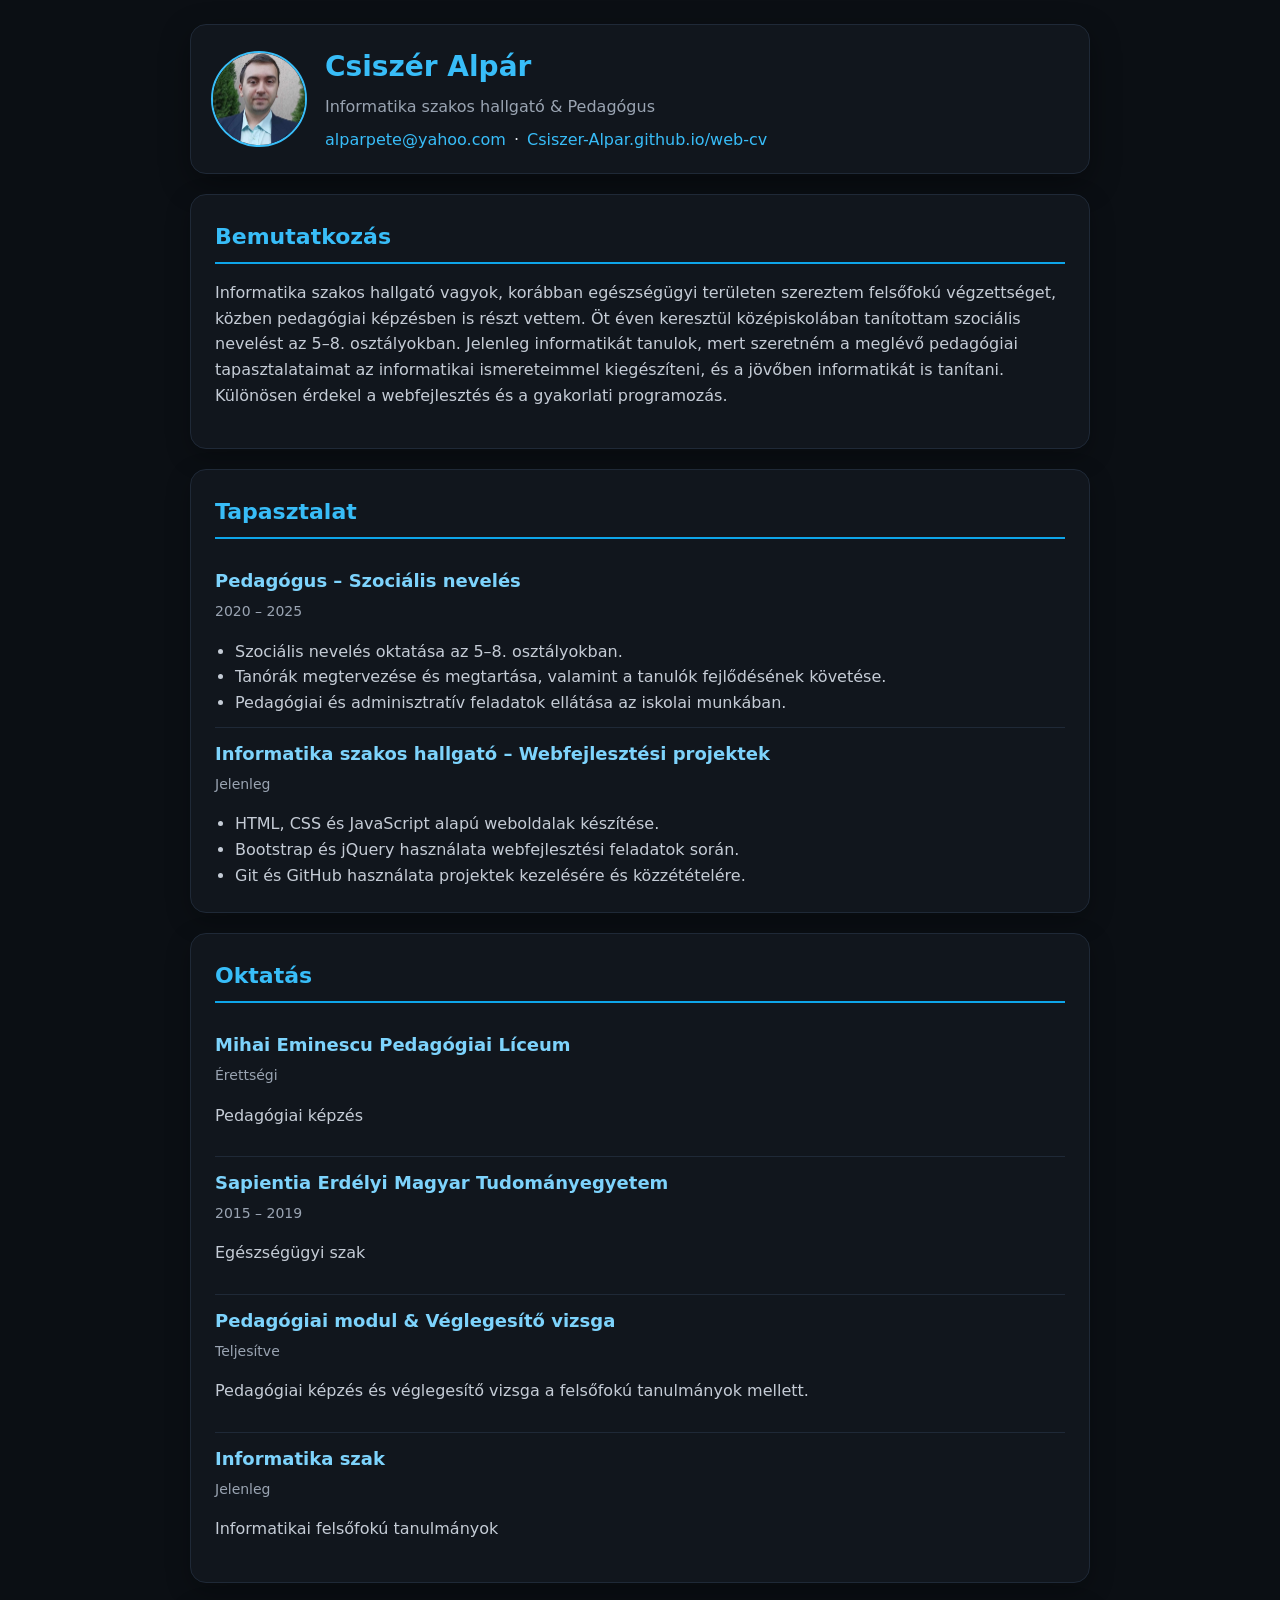
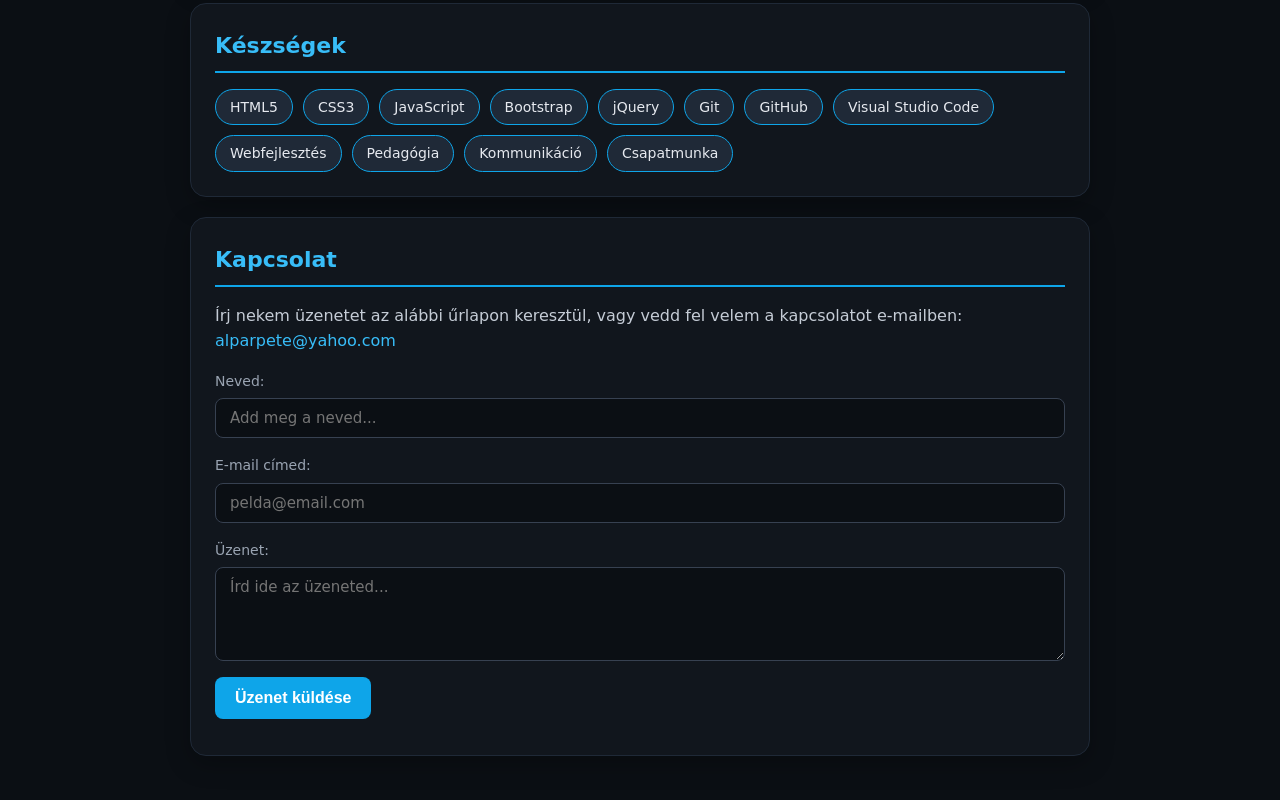
<file: index.html>
<!DOCTYPE html>
<html lang="hu">
<head>
    <meta charset="utf-8">
    <meta name="viewport" content="width=device-width, initial-scale=1">

    <title>Csiszér Alpár – Portfólió és Önéletrajz</title>
    <meta name="description" content="Csiszér Alpár informatikus szakos hallgató, korábbi pedagógus személyes portfóliója és önéletrajza. Webfejlesztés, oktatás és készségek.">
    <meta name="keywords" content="Csiszér Alpár, önéletrajz, CV, portfólió, webfejlesztés, tanár, informatika">
    <meta name="author" content="Csiszér Alpár">

    <!-- Google Analytics (Cseréld ki a saját G-XXXXXXXXXX azonosítódra) -->
    <script async src="https://www.googletagmanager.com/gtag/js?id=G-VYLQ89JDJH"></script>
    <script>
        window.dataLayer = window.dataLayer || [];
        function gtag(){dataLayer.push(arguments);}
        gtag('js', new Date());
        gtag('config', 'G-VYLQ89JDJH');
    </script>

    <!-- Google Invisible reCAPTCHA szkript -->
    <script src="https://www.google.com/recaptcha/api.js" async defer></script>

    <link rel="stylesheet" href="style.css">
</head>

<body>

    <main id="app">

        <!-- Profil -->
        <section class="profile-card">
            <img class="avatar" src="profilkep.jpg" alt="Csiszér Alpár profilkép">

            <div class="meta">
                <h1 class="name">Csiszér Alpár</h1>
                <p class="role">Informatika szakos hallgató & Pedagógus</p>

                <div class="links">
                    <a href="mailto:alparpete@yahoo.com">alparpete@yahoo.com</a>
                    <span>·</span>
                   <a href="https://csiszeralpar.github.io/web-cv/" target="_blank" rel="noopener">
                    Csiszer-Alpar.github.io/web-cv
                   </a>
                </div>
            </div>
        </section>


        <!-- Bemutatkozás -->
        <section class="card">
            <h2>Bemutatkozás</h2>
            <p>
                Informatika szakos hallgató vagyok, korábban egészségügyi területen szereztem felsőfokú végzettséget, közben pedagógiai képzésben is részt vettem. Öt éven keresztül középiskolában tanítottam szociális nevelést az 5–8. osztályokban. Jelenleg informatikát tanulok, mert szeretném a meglévő pedagógiai tapasztalataimat az informatikai ismereteimmel kiegészíteni, és a jövőben informatikát is tanítani. Különösen érdekel a webfejlesztés és a gyakorlati programozás.
            </p>
        </section>


        <!-- Tapasztalat -->
        <section class="card">
            <h2>Tapasztalat</h2>

            <div class="experience">
                <h3>Pedagógus – Szociális nevelés</h3>
                <p class="date">2020 – 2025</p>
                <ul>
                    <li>Szociális nevelés oktatása az 5–8. osztályokban.</li>
                    <li>Tanórák megtervezése és megtartása, valamint a tanulók fejlődésének követése.</li>
                    <li>Pedagógiai és adminisztratív feladatok ellátása az iskolai munkában.</li>
                </ul>
            </div>

            <div class="experience">
                <h3>Informatika szakos hallgató – Webfejlesztési projektek</h3>
                <p class="date">Jelenleg</p>
                <ul>
                    <li>HTML, CSS és JavaScript alapú weboldalak készítése.</li>
                    <li>Bootstrap és jQuery használata webfejlesztési feladatok során.</li>
                    <li>Git és GitHub használata projektek kezelésére és közzétételére.</li>
                </ul>
            </div>
        </section>


        <!-- Oktatás -->
        <section class="card">
            <h2>Oktatás</h2>

            <div class="education">
                <h3>Mihai Eminescu Pedagógiai Líceum</h3>
                <p class="date">Érettségi</p>
                <p>Pedagógiai képzés</p>
            </div>

            <div class="education">
                <h3>Sapientia Erdélyi Magyar Tudományegyetem</h3>
                <p class="date">2015 – 2019</p>
                <p>Egészségügyi szak</p>
            </div>

            <div class="education">
                <h3>Pedagógiai modul & Véglegesítő vizsga</h3>
                <p class="date">Teljesítve</p>
                <p>Pedagógiai képzés és véglegesítő vizsga a felsőfokú tanulmányok mellett.</p>
            </div>

            <div class="education">
                <h3>Informatika szak</h3>
                <p class="date">Jelenleg</p>
                <p>Informatikai felsőfokú tanulmányok</p>
            </div>
        </section>


        <!-- Készségek -->
        <section class="card">
            <h2>Készségek</h2>
            <div class="skills">
                <span class="skill">HTML5</span>
                <span class="skill">CSS3</span>
                <span class="skill">JavaScript</span>
                <span class="skill">Bootstrap</span>
                <span class="skill">jQuery</span>
                <span class="skill">Git</span>
                <span class="skill">GitHub</span>
                <span class="skill">Visual Studio Code</span>
                <span class="skill">Webfejlesztés</span>
                <span class="skill">Pedagógia</span>
                <span class="skill">Kommunikáció</span>
                <span class="skill">Csapatmunka</span>
            </div>
        </section>


        <!-- Kapcsolat & Működő Form Invisible Captcha-val -->
        <section class="card">
            <h2>Kapcsolat</h2>
            <p>Írj nekem üzenetet az alábbi űrlapon keresztül, vagy vedd fel velem a kapcsolatot e-mailben: <a class="contact-email" href="mailto:alparpete@yahoo.com">alparpete@yahoo.com</a></p>

            <form id="contact-form" class="contact-form" action="https://formspree.io/f/az_en_email_cserelheto" method="POST">
                <div class="form-group">
                    <label for="name">Neved:</label>
                    <input type="text" id="name" name="name" required placeholder="Add meg a neved...">
                </div>

                <div class="form-group">
                    <label for="email">E-mail címed:</label>
                    <input type="email" id="email" name="email" required placeholder="pelda@email.com">
                </div>

                <div class="form-group">
                    <label for="message">Üzenet:</label>
                    <textarea id="message" name="message" rows="4" required placeholder="Írd ide az üzeneted..."></textarea>
                </div>

                <!-- Láthatatlan reCAPTCHA gomb / integráció -->
                <button class="g-recaptcha submit-btn" 
                        data-sitekey="6LdYOfItAAAAAHVbTZBPFwTIF2i9-HBBW5tJogeW" 
                        data-callback="onSubmit" 
                        data-action="submit">
                    Üzenet küldése
                </button>
            </form>
            <div id="form-status" class="form-status"></div>
        </section>

    </main>

    <!-- JavaScript az űrlap kezeléséhez -->
    <script>
        function onSubmit(token) {
            // Itt fut le a reCAPTCHA ellenőrzés és az űrlap beküldése
            const form = document.getElementById('contact-form');
            const status = document.getElementById('form-status');
            
            // Példa AJAX beküldésre (vagy Formspree / saját backend kezelésre)
            fetch(form.action, {
                method: 'POST',
                body: new FormData(form),
                headers: { 'Accept': 'application/json' }
            }).then(response => {
                if (response.ok) {
                    status.innerHTML = "Köszönöm! Az üzenetet elküldtük, és mindketten kaptunk egy visszaigazoló e-mailt.";
                    form.reset();
                } else {
                    status.innerHTML = "Hiba történt a küldés során. Kérlek, próbáld újra később.";
                }
            }).catch(error => {
                status.innerHTML = "Hálózati hiba történt.";
            });
        }
    </script>
</body>
</html>
</file>
<file: style.css>
* {
    box-sizing: border-box;
}

body {
    background: #0b0f14;
    color: #e6e9ef;
    font-family: system-ui, -apple-system, BlinkMacSystemFont, "Segoe UI", Roboto, Arial, sans-serif;
    margin: 0;
    padding: 24px;
    line-height: 1.6;
}

#app {
    max-width: 900px;
    margin: 0 auto;
}

/* Profil */
.profile-card {
    display: flex;
    gap: 18px;
    align-items: center;
    background: #11161d;
    border: 1px solid #1f2937;
    border-radius: 16px;
    padding: 20px;
    margin-bottom: 20px;
    box-shadow: 0 10px 30px rgba(0, 0, 0, 0.35);
}

.profile-card .avatar {
    width: 96px;
    height: 96px;
    border-radius: 50%;
    object-fit: cover;
    border: 2px solid #38bdf8; /* Világoskék keret */
}

.profile-card .name {
    margin: 0;
    font-size: 28px;
    color: #38bdf8; /* Világoskék név */
}

.profile-card .role {
    margin: 4px 0 8px;
    color: #9aa4b2;
}

.links {
    display: flex;
    align-items: center;
    gap: 8px;
}

.links a {
    color: #38bdf8; /* Világoskék linkek */
    text-decoration: none;
}

.links a:hover {
    text-decoration: underline;
}

/* Kártyák */
.card {
    background: #11161d;
    border: 1px solid #1f2937;
    border-radius: 16px;
    padding: 24px;
    margin-bottom: 20px;
    box-shadow: 0 8px 25px rgba(0, 0, 0, 0.25);
}

/* VILÁGOSKÉK CÍMEK (H2 és H3) */
.card h2 {
    margin-top: 0;
    margin-bottom: 16px;
    font-size: 22px;
    color: #38bdf8; /* Világoskék főcímek */
    border-bottom: 2px solid #0ea5e9; /* Kék aláhúzás */
    padding-bottom: 8px;
}

.card h3 {
    margin: 0 0 4px;
    font-size: 18px;
    color: #7dd3fc; /* Még egy kicsit világosabb kék az alcímeknek */
}

.card p {
    color: #c5ccd6;
}

/* Tapasztalat & Oktatás */
.experience, .education {
    padding: 12px 0;
    border-bottom: 1px solid #1f2937;
}

.experience:last-child, .education:last-child {
    border-bottom: none;
    padding-bottom: 0;
}

.date {
    color: #9aa4b2 !important;
    font-size: 14px;
    margin: 0 0 8px;
}

ul {
    margin-bottom: 0;
    padding-left: 20px;
    color: #c5ccd6;
}

/* Készségek */
.skills {
    display: flex;
    flex-wrap: wrap;
    gap: 10px;
}

.skill {
    background: #1f2937;
    color: #e6e9ef;
    border: 1px solid #0ea5e9; /* Kék keret a tegek körül */
    border-radius: 999px;
    padding: 6px 14px;
    font-size: 14px;
}

/* Kapcsolat & Űrlap */
.contact-email {
    color: #38bdf8;
    text-decoration: none;
}

.contact-email:hover {
    text-decoration: underline;
}

.contact-form {
    display: flex;
    flex-direction: column;
    gap: 16px;
    margin-top: 16px;
}

.form-group {
    display: flex;
    flex-direction: column;
    gap: 6px;
}

.form-group label {
    font-size: 14px;
    color: #9aa4b2;
}

.form-group input,
.form-group textarea {
    background: #0b0f14;
    border: 1px solid #374151;
    border-radius: 8px;
    padding: 10px 14px;
    color: #e6e9ef;
    font-family: inherit;
    font-size: 15px;
}

.form-group input:focus,
.form-group textarea:focus {
    outline: none;
    border-color: #38bdf8; /* Világoskék fókusz keret */
}

.submit-btn {
    background: #0ea5e9; /* Világoskék gomb */
    color: white;
    border: none;
    border-radius: 8px;
    padding: 12px 20px;
    font-size: 16px;
    font-weight: 600;
    cursor: pointer;
    transition: background 0.2s;
    align-self: flex-start;
}

.submit-btn:hover {
    background: #0284c7;
}

.form-status {
    margin-top: 12px;
    font-size: 14px;
    color: #38bdf8;
}

/* Mobilnézet */
@media (max-width: 600px) {
    body {
        padding: 14px;
    }

    .profile-card {
        flex-direction: column;
        align-items: flex-start;
    }

    .profile-card .avatar {
        width: 90px;
        height: 90px;
    }

    .profile-card .name {
        font-size: 24px;
    }

    .links {
        flex-wrap: wrap;
    }

    .card {
        padding: 16px;
    }
}
</file>
